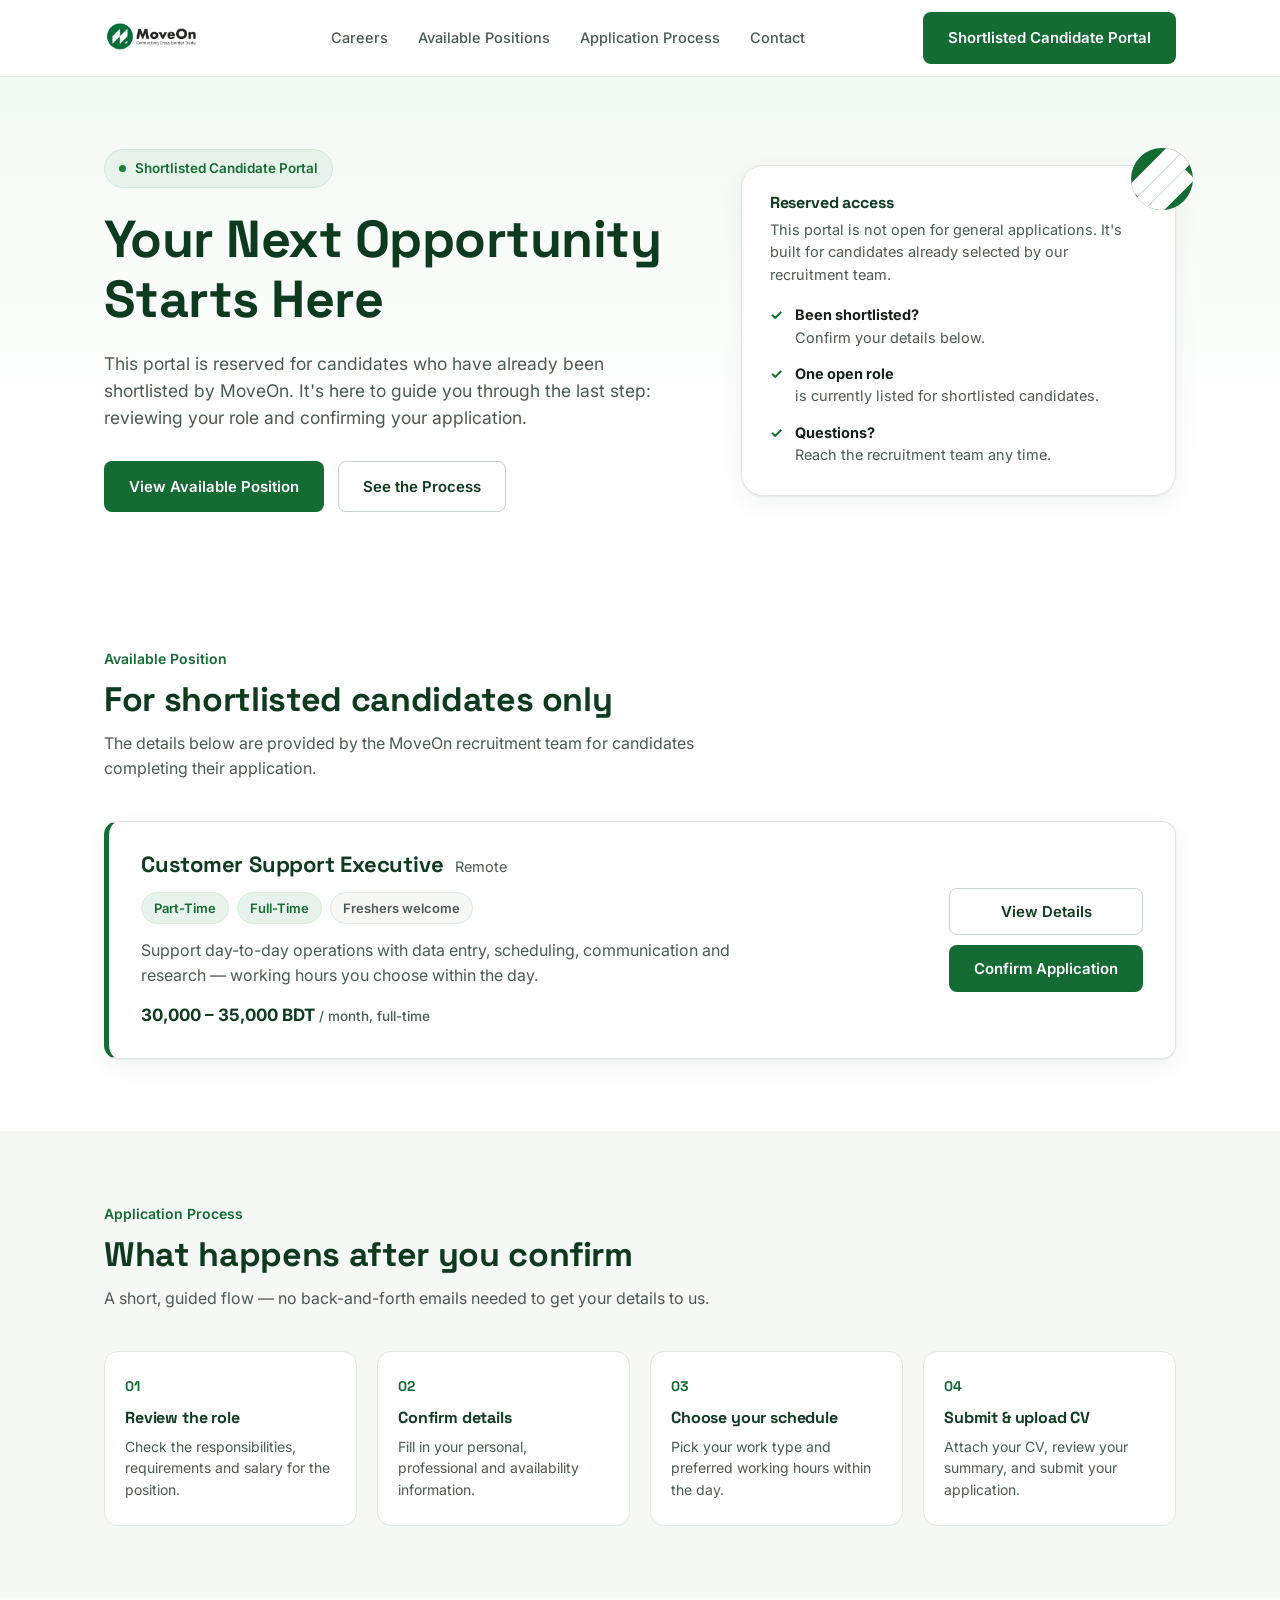
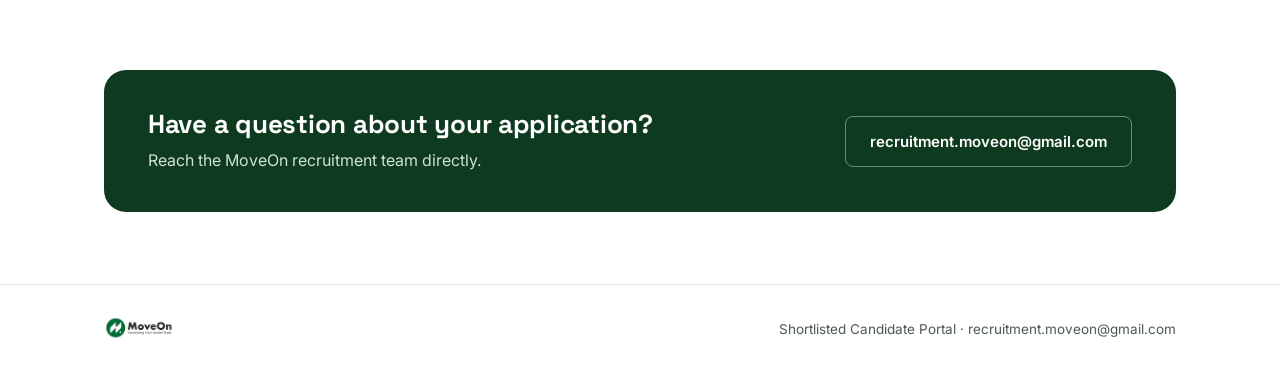
<file: index.html>
<!DOCTYPE html>
<html lang="en">
<head>
<meta charset="UTF-8">
<meta name="viewport" content="width=device-width, initial-scale=1.0">
<title>MoveOn Careers — Shortlisted Candidate Portal</title>
<meta name="description" content="MoveOn shortlisted candidate portal — complete your next application step.">
<link rel="icon" href="assets/logo.png">
<link rel="stylesheet" href="style.css">
</head>
<body>

<!-- ============ HEADER ============ -->
<header class="site-header">
  <div class="wrap header-row">
    <a href="#" class="brand" data-nav="home">
      <img src="assets/logo.png" alt="MoveOn — Connecting Cross-border Trade">
    </a>

    <nav class="main-nav">
      <a href="#view-home">Careers</a>
      <a href="#jobs">Available Positions</a>
      <a href="#process">Application Process</a>
      <a href="#contact">Contact</a>
    </nav>

    <div class="header-actions">
      <a href="#jobs" class="btn btn-primary portal-pill">Shortlisted Candidate Portal</a>
      <button class="hamburger" id="hamburgerBtn" aria-label="Open menu" aria-expanded="false">
        <span></span>
      </button>
    </div>
  </div>

  <div class="mobile-nav" id="mobileNav">
    <a href="#view-home">Careers</a>
    <a href="#jobs">Available Positions</a>
    <a href="#process">Application Process</a>
    <a href="#contact">Contact</a>
    <a href="#jobs" class="btn btn-primary btn-block">Shortlisted Candidate Portal</a>
  </div>
</header>

<main>

<!-- ============================================================
     HOME VIEW
     ============================================================ -->
<section id="view-home">

  <!-- Hero -->
  <section class="hero">
    <div class="wrap hero-grid">
      <div>
        <span class="eyebrow-badge"><span class="dot"></span> Shortlisted Candidate Portal</span>
        <h1>Your Next Opportunity Starts Here</h1>
        <p class="hero-sub">
          This portal is reserved for candidates who have already been shortlisted by MoveOn.
          It's here to guide you through the last step: reviewing your role and confirming your application.
        </p>
        <div class="hero-cta-row">
          <a href="#jobs" class="btn btn-primary">View Available Position</a>
          <a href="#process" class="btn btn-outline">See the Process</a>
        </div>
      </div>

      <div class="hero-panel">
        <div class="stripe-mark"><span></span><span></span><span></span></div>
        <h3>Reserved access</h3>
        <p style="font-size:14.5px;">This portal is not open for general applications. It's built for candidates already selected by our recruitment team.</p>
        <div class="hero-panel-list">
          <div class="hero-panel-item"><span class="check-ic">✓</span><span><strong>Been shortlisted?</strong> Confirm your details below.</span></div>
          <div class="hero-panel-item"><span class="check-ic">✓</span><span><strong>One open role</strong> is currently listed for shortlisted candidates.</span></div>
          <div class="hero-panel-item"><span class="check-ic">✓</span><span><strong>Questions?</strong> Reach the recruitment team any time.</span></div>
        </div>
      </div>
    </div>
  </section>

  <!-- Job Listing -->
  <section class="section" id="jobs">
    <div class="wrap">
      <div class="section-head">
        <span class="kicker">Available Position</span>
        <h2>For shortlisted candidates only</h2>
        <p>The details below are provided by the MoveOn recruitment team for candidates completing their application.</p>
      </div>

      <div class="job-card">
        <div class="job-card-main">
          <div class="job-title-row">
            <h3>Customer Support Executive</h3>
            <span class="job-loc">Remote</span>
          </div>
          <div class="tag-row">
            <span class="tag">Part-Time</span>
            <span class="tag">Full-Time</span>
            <span class="tag alt">Freshers welcome</span>
          </div>
          <p class="job-desc">Support day-to-day operations with data entry, scheduling, communication and research — working hours you choose within the day.</p>
          <div class="job-salary">30,000 – 35,000 BDT <small>/ month, full-time</small></div>
        </div>
        <div class="job-card-actions">
          <button class="btn btn-outline" data-action="view-details">View Details</button>
          <button class="btn btn-primary" data-action="open-apply">Confirm Application</button>
        </div>
      </div>
    </div>
  </section>

  <!-- Application Process -->
  <section class="section section-mist" id="process">
    <div class="wrap">
      <div class="section-head">
        <span class="kicker">Application Process</span>
        <h2>What happens after you confirm</h2>
        <p>A short, guided flow — no back-and-forth emails needed to get your details to us.</p>
      </div>
      <div class="process-list">
        <div class="process-item">
          <div class="process-num">01</div>
          <h4>Review the role</h4>
          <p>Check the responsibilities, requirements and salary for the position.</p>
        </div>
        <div class="process-item">
          <div class="process-num">02</div>
          <h4>Confirm details</h4>
          <p>Fill in your personal, professional and availability information.</p>
        </div>
        <div class="process-item">
          <div class="process-num">03</div>
          <h4>Choose your schedule</h4>
          <p>Pick your work type and preferred working hours within the day.</p>
        </div>
        <div class="process-item">
          <div class="process-num">04</div>
          <h4>Submit &amp; upload CV</h4>
          <p>Attach your CV, review your summary, and submit your application.</p>
        </div>
      </div>
    </div>
  </section>

  <!-- Contact -->
  <section class="section" id="contact">
    <div class="wrap">
      <div class="contact-card">
        <div>
          <h2>Have a question about your application?</h2>
          <p>Reach the MoveOn recruitment team directly.</p>
        </div>
        <a href="mailto:recruitment.moveon@gmail.com" class="btn btn-outline">recruitment.moveon@gmail.com</a>
      </div>
    </div>
  </section>

</section>

<!-- ============================================================
     JOB DETAILS VIEW
     ============================================================ -->
<section id="view-details" class="hidden">
  <div class="wrap details-header">
    <span class="back-link" data-action="back-home">&larr; Back to available position</span>
  </div>

  <div class="wrap details-grid">
    <div class="details-main">

      <div>
        <h1 style="font-size:30px;">Customer Support Executive</h1>
        <p style="margin-top:8px;">Remote &middot; Part-Time / Full-Time</p>
      </div>

      <div class="detail-block">
        <h3>About the Role</h3>
        <p>MoveOn is hiring a Customer Support Executive to support cross-border trade operations remotely. The role covers day-to-day data entry, scheduling, communication and research tasks, with flexible working hours chosen by the candidate within a 24-hour window.</p>
      </div>

      <div class="detail-block">
        <h3>Job Type &amp; Working Hours</h3>
        <p><strong style="color:var(--ink);">Full-Time:</strong> 8 hours per day</p>
        <p><strong style="color:var(--ink);">Part-Time:</strong> 4 hours per day</p>
      </div>

      <div class="detail-block">
        <h3>Salary</h3>
        <p><strong style="color:var(--ink);">Full-Time:</strong> 30,000 – 35,000 BDT / month</p>
        <p><strong style="color:var(--ink);">Part-Time:</strong> 15,000 – 17,500 BDT / month (half of full-time)</p>
      </div>

      <div class="detail-block">
        <h3>Requirements</h3>
        <ul>
          <li>Fluent in English</li>
        </ul>
      </div>

      <div class="detail-block">
        <h3>Skills</h3>
        <ul>
          <li>Data entry</li>
          <li>Scheduling</li>
          <li>Communication</li>
          <li>Research</li>
        </ul>
      </div>

      <div class="detail-block">
        <h3>Experience</h3>
        <p>Both freshers and experienced candidates are encouraged to apply. Selection preference is given to candidates with relevant experience.</p>
        <div class="freshers-note">Freshers can apply — prior experience is a plus, not a requirement.</div>
      </div>

      <div class="detail-block">
        <h3>Responsibilities</h3>
        <ul>
          <li>Handle day-to-day data entry accurately and on schedule.</li>
          <li>Manage scheduling and calendar coordination tasks.</li>
          <li>Communicate with team members and stakeholders in English.</li>
          <li>Carry out research tasks as assigned to support operations.</li>
        </ul>
      </div>

    </div>

    <aside class="details-sidebar">
      <h3 style="font-size:16px;">Position summary</h3>
      <div class="sidebar-row"><span>Location</span><span>Remote</span></div>
      <div class="sidebar-row"><span>Job type</span><span>Part-Time / Full-Time</span></div>
      <div class="sidebar-row"><span>Hours</span><span>4 or 8 hrs/day</span></div>
      <div class="sidebar-row"><span>Salary</span><span>30,000–35,000 BDT (FT)</span></div>
      <div class="sidebar-row"><span>Experience</span><span>Freshers welcome</span></div>
      <button class="btn btn-primary btn-block" data-action="open-apply">Confirm Application</button>
    </aside>
  </div>
</section>

<!-- ============================================================
     APPLICATION FLOW
     ============================================================ -->
<section id="view-apply" class="hidden">
  <div class="wrap details-header">
    <span class="back-link" data-action="back-home">&larr; Back to available position</span>
  </div>

  <div class="wrap apply-shell">

    <div class="stepper" id="stepper"></div>

    <form id="applyForm" novalidate>

      <!-- STEP 1 -->
      <div class="form-card step-panel" data-step="1">
        <h2>Personal Information</h2>
        <p class="step-desc">Let's start with your basic details.</p>
        <div class="field-grid">
          <div class="field full" data-field="fullName">
            <label>Full Name *</label>
            <input type="text" name="fullName" required>
            <span class="err-msg">Please enter your full name.</span>
          </div>
          <div class="field" data-field="email">
            <label>Email Address *</label>
            <input type="email" name="email" required>
            <span class="err-msg">Please enter a valid email address.</span>
          </div>
          <div class="field" data-field="phone">
            <label>Phone Number *</label>
            <input type="tel" name="phone" required placeholder="+880 1XXXXXXXXX">
            <span class="err-msg">Please enter a valid phone number.</span>
          </div>
          <div class="field" data-field="whatsapp">
            <label>WhatsApp Number <span class="opt">(optional)</span></label>
            <input type="tel" name="whatsapp">
          </div>
          <div class="field" data-field="country">
            <label>Country</label>
            <input type="text" name="country" value="Bangladesh">
          </div>
          <div class="field" data-field="city">
            <label>City</label>
            <input type="text" name="city">
          </div>
          <div class="field" data-field="dob">
            <label>Date of Birth</label>
            <input type="date" name="dob">
          </div>
          <div class="field" data-field="gender">
            <label>Gender</label>
            <select name="gender">
              <option value="">Select</option>
              <option>Female</option>
              <option>Male</option>
              <option>Other</option>
              <option>Prefer not to say</option>
            </select>
          </div>
          <div class="field full" data-field="address">
            <label>Current Address</label>
            <textarea name="address" rows="2"></textarea>
          </div>
        </div>
      </div>

      <!-- STEP 2 -->
      <div class="form-card step-panel hidden" data-step="2">
        <h2>Professional Information</h2>
        <p class="step-desc">Tell us about your work background.</p>
        <div class="field-grid">
          <div class="field" data-field="positionApplied">
            <label>Position Applied For</label>
            <input type="text" name="positionApplied" value="Customer Support Executive" readonly>
          </div>
          <div class="field" data-field="yearsExp">
            <label>Years of Experience</label>
            <select name="yearsExp">
              <option value="Fresher">Fresher / No experience</option>
              <option value="Less than 1 year">Less than 1 year</option>
              <option value="1-2 years">1–2 years</option>
              <option value="3-5 years">3–5 years</option>
              <option value="5+ years">5+ years</option>
            </select>
          </div>
          <div class="field full" data-field="prevWork">
            <label>Previous Work Experience</label>
            <textarea name="prevWork" rows="2" placeholder="Briefly describe your previous roles"></textarea>
          </div>
          <div class="field" data-field="prevTitle">
            <label>Current / Previous Job Title</label>
            <input type="text" name="prevTitle">
          </div>
          <div class="field" data-field="prevCompany">
            <label>Previous Company</label>
            <input type="text" name="prevCompany">
          </div>
          <div class="field" data-field="keySkills">
            <label>Key Skills</label>
            <input type="text" name="keySkills" placeholder="e.g. Data entry, scheduling, research">
          </div>
          <div class="field" data-field="englishLevel">
            <label>English Proficiency</label>
            <select name="englishLevel">
              <option value="">Select</option>
              <option>Basic</option>
              <option>Conversational</option>
              <option>Fluent</option>
              <option>Native / Bilingual</option>
            </select>
          </div>
          <div class="field full" data-field="relevantExp">
            <label>Relevant Experience Description</label>
            <textarea name="relevantExp" rows="2" placeholder="How does your experience relate to this role?"></textarea>
          </div>

          <div class="field full">
            <label>Are you currently employed?</label>
            <div class="radio-inline">
              <label><input type="radio" name="currentlyEmployed" value="Yes"> Yes</label>
              <label><input type="radio" name="currentlyEmployed" value="No" checked> No</label>
            </div>
          </div>

          <div class="field full employed-extra hidden" id="employedExtra">
            <div class="field" data-field="currentPosition">
              <label>Current Position</label>
              <input type="text" name="currentPosition">
            </div>
            <div class="field" data-field="currentCompany">
              <label>Current Company</label>
              <input type="text" name="currentCompany">
            </div>
            <div class="field" data-field="noticePeriod">
              <label>Notice Period</label>
              <input type="text" name="noticePeriod" placeholder="e.g. 1 month">
            </div>
          </div>
        </div>
      </div>

      <!-- STEP 3 -->
      <div class="form-card step-panel hidden" data-step="3">
        <h2>Select Your Preferred Work Type</h2>
        <p class="step-desc">Salary and daily hours update automatically based on your choice.</p>
        <div class="worktype-grid">
          <button type="button" class="worktype-card" data-worktype="Full-Time" data-hours="8">
            <h4>Full-Time</h4>
            <div class="hours">8 Hours / Day</div>
            <div class="salary">30,000–35,000 BDT<small>per month</small></div>
          </button>
          <button type="button" class="worktype-card" data-worktype="Part-Time" data-hours="4">
            <h4>Part-Time</h4>
            <div class="hours">4 Hours / Day</div>
            <div class="salary">15,000–17,500 BDT<small>per month</small></div>
          </button>
        </div>
        <div class="field">
          <span class="err-msg" id="worktypeErr" style="display:none;">Please select a work type to continue.</span>
        </div>
      </div>

      <!-- STEP 4 -->
      <div class="form-card step-panel hidden" data-step="4">
        <h2>Choose Your Schedule</h2>
        <p class="step-desc">Select your preferred working hours within the 24-hour day.</p>
        <div class="schedule-box">
          <div class="schedule-row">
            <label for="startTime">Preferred start time</label>
            <input type="range" id="startTime" min="0" max="23.5" step="0.5" value="9">
          </div>
          <div class="timeline-track">
            <div class="timeline-fill" id="timelineFill"></div>
          </div>
          <div class="timeline-labels"><span>00:00</span><span>06:00</span><span>12:00</span><span>18:00</span><span>24:00</span></div>

          <div class="schedule-readout" style="margin-top:20px;">
            <div><span class="k">Selected Schedule</span><span class="v" id="scheduleText">09:00 – 17:00</span></div>
            <div><span class="k">Duration</span><span class="v" id="durationText">8 Hours</span></div>
            <div><span class="k">Work Type</span><span class="v" id="worktypeEcho">Not selected</span></div>
          </div>
        </div>
      </div>

      <!-- STEP 5 -->
      <div class="form-card step-panel hidden" data-step="5">
        <h2>Upload Your CV</h2>
        <p class="step-desc">PDF, DOC or DOCX — maximum file size 5 MB.</p>

        <div class="field full" data-field="cv">
          <label>Upload CV *</label>
          <div class="upload-zone" id="cvZone">
            <div class="up-icon">⬆</div>
            <div class="up-title">Drag &amp; drop your CV here, or click to browse</div>
            <div class="up-hint">PDF, DOC or DOCX &middot; Max 5 MB</div>
            <input type="file" id="cvInput" accept=".pdf,.doc,.docx" style="display:none;">
          </div>
          <div id="cvChip"></div>
          <span class="err-msg">Please upload your CV to continue.</span>
        </div>

        <div class="field full" data-field="extraDocs" style="margin-top:10px;">
          <label>Additional Documents <span class="opt">(optional)</span></label>
          <div class="upload-zone" id="extraZone">
            <div class="up-icon">⬆</div>
            <div class="up-title">Drag &amp; drop files, or click to browse</div>
            <div class="up-hint">Any document type &middot; Max 5 MB each</div>
            <input type="file" id="extraInput" multiple style="display:none;">
          </div>
          <div id="extraChip"></div>
        </div>
      </div>

      <!-- STEP 6 -->
      <div class="form-card step-panel hidden" data-step="6">
        <h2>Final Review</h2>
        <p class="step-desc">Please confirm your details before submitting.</p>
        <div class="review-card" id="reviewCard"></div>

        <label class="confirm-check">
          <input type="checkbox" id="confirmCheck" required>
          <span>I confirm that the information provided is accurate.</span>
        </label>

        <div class="submit-status" id="submitStatus"><span class="spinner"></span> Submitting Application...</div>
      </div>

      <div class="form-nav">
        <button type="button" class="btn btn-ghost" id="prevBtn">Back</button>
        <button type="button" class="btn btn-primary" id="nextBtn">Continue</button>
        <button type="button" class="btn btn-primary hidden" id="submitBtn">Submit Application</button>
      </div>

    </form>
  </div>
</section>

</main>

<!-- ============ FOOTER ============ -->
<footer class="site-footer">
  <div class="wrap footer-row">
    <div class="brand"><img src="assets/logo.png" alt="MoveOn"></div>
    <span class="footer-fine">Shortlisted Candidate Portal &middot; recruitment.moveon@gmail.com</span>
  </div>
</footer>

<script src="script.js"></script>
</body>
</html>
</file>
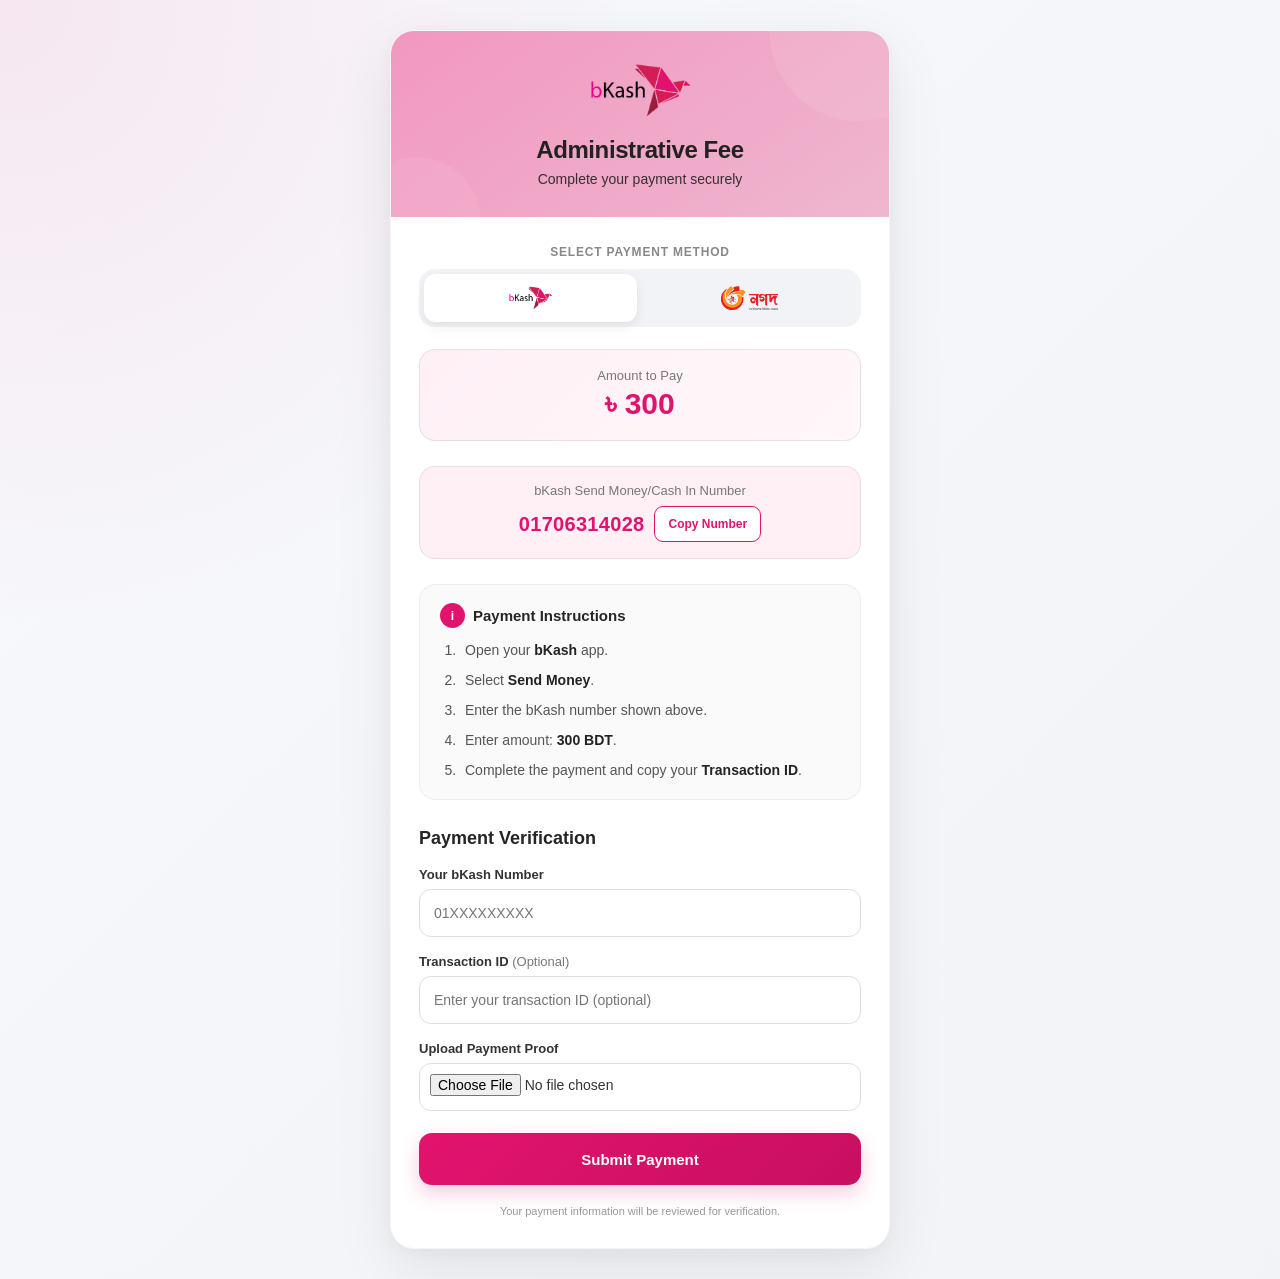
<file: thankyou.html>
<!DOCTYPE html>
<html lang="en">

<head>
<meta charset="UTF-8">
<meta name="viewport" content="width=device-width, initial-scale=1.0">
<meta name="theme-color" content="#e2136e">

<!-- Favicon -->
<link rel="icon" id="favicon" type="image/png" href="assets/bkash-logo.png">

<title>bKash Payment | Administrative Fee</title>

<style>

* {
  box-sizing: border-box;
  margin: 0;
  padding: 0;
}

body {
  font-family: "Segoe UI", Inter, Arial, sans-serif;
  min-height: 100vh;
  background:
    radial-gradient(
      circle at top left,
      var(--theme-glow, rgba(226, 19, 110, 0.08)),
      transparent 35%
    ),
    linear-gradient(
      135deg,
      #f8f9fc,
      #f1f3f7
    );
  color: #252525;
  padding: 30px 15px;
  transition: background 0.4s ease;
}

/* =========================
   DYNAMIC THEME VARIABLES
========================= */

:root {
  --primary-color: #e2136e;
  --secondary-color: #c80f61;
  --bg-subtle: #fff0f6;
  --bg-gradient: linear-gradient(135deg, #fff0f6, #fff7fa);
  --header-gradient: linear-gradient(145deg, #e2136d70, #c80f624d);
  --theme-glow: rgba(226, 19, 110, 0.08);
  --btn-gradient: linear-gradient(135deg, #e2136e, #c80f61);
  --shadow-color: rgba(226, 19, 110, 0.22);
  --shadow-hover: rgba(226, 19, 110, 0.28);
}

body.nagad-theme {
  --primary-color: #f21a24;
  --secondary-color: #f37021;
  --bg-subtle: #fff2f2;
  --bg-gradient: linear-gradient(135deg, #fff2f2, #fff8f5);
  --header-gradient: linear-gradient(145deg, rgba(242, 26, 36, 0.7), rgba(243, 112, 33, 0.5));
  --theme-glow: rgba(242, 26, 36, 0.08);
  --btn-gradient: linear-gradient(135deg, #f21a24, #f37021);
  --shadow-color: rgba(242, 26, 36, 0.22);
  --shadow-hover: rgba(242, 26, 36, 0.28);
}

/* =========================
   MAIN CARD
========================= */

.container {
  width: 100%;
  max-width: 500px;
  margin: 0 auto;
  background: #ffffff;
  border-radius: 24px;
  overflow: hidden;
  box-shadow:
    0 20px 60px rgba(0, 0, 0, 0.08),
    0 4px 15px rgba(0, 0, 0, 0.03);
  border: 1px solid rgba(0, 0, 0, 0.04);
}

/* =========================
   HEADER
========================= */

.header {
  position: relative;
  text-align: center;
  padding: 32px 20px 30px;
  background: var(--header-gradient);
  color: #ffffff;
  overflow: hidden;
  transition: background 0.4s ease;
}

.header::before {
  content: "";
  position: absolute;
  width: 180px;
  height: 180px;
  border-radius: 50%;
  background: rgba(255, 255, 255, 0.08);
  top: -90px;
  right: -60px;
}

.header::after {
  content: "";
  position: absolute;
  width: 130px;
  height: 130px;
  border-radius: 50%;
  background: rgba(255, 255, 255, 0.06);
  bottom: -70px;
  left: -40px;
}

/* =========================
   LOGO
========================= */

.logo-wrapper {
  position: relative;
  z-index: 2;
  height: 55px;
  margin: 0 auto 18px;
  display: flex;
  justify-content: center;
  align-items: center;
  background: transparent;
}

.header img {
  display: block;
  max-width: 160px;
  max-height: 55px;
  width: auto;
  height: auto;
  object-fit: contain;
  background: transparent;
  transition: opacity 0.3s ease, transform 0.3s ease;
}

body.nagad-theme .header img {
  filter: drop-shadow(0px 2px 4px rgba(255, 255, 255, 0.6));
}

/* =========================
   HEADER TEXT
========================= */

.header h1 {
  position: relative;
  z-index: 2;
  font-size: 24px;
  font-weight: 700;
  letter-spacing: -0.4px;
  color: #222;
}

.header p {
  position: relative;
  z-index: 2;
  margin-top: 7px;
  font-size: 14px;
  opacity: 0.9;
  color: #222;
}

/* =========================
   CONTENT
========================= */

.content {
  padding: 28px;
}

/* =========================
   MODERN METHOD SELECTOR
========================= */

.selector-container {
  margin-bottom: 22px;
}

.selector-label {
  display: block;
  text-align: center;
  font-size: 12px;
  font-weight: 700;
  text-transform: uppercase;
  letter-spacing: 0.8px;
  color: #888;
  margin-bottom: 10px;
}

.method-selector {
  display: flex;
  background: #f1f3f7;
  padding: 5px;
  border-radius: 16px;
  gap: 6px;
}

.method-btn {
  flex: 1;
  display: flex;
  align-items: center;
  justify-content: center;
  gap: 8px;
  padding: 10px 14px;
  border: none;
  background: transparent;
  border-radius: 12px;
  cursor: pointer;
  transition: all 0.25s cubic-bezier(0.4, 0, 0.2, 1);
  box-shadow: none;
  margin-top: 0;
  min-height: 48px;
}

.method-btn img {
  height: 24px;
  width: auto;
  max-width: 80px;
  object-fit: contain;
  transition: filter 0.2s ease, transform 0.2s ease;
}

.method-btn.active {
  background: #ffffff;
  box-shadow: 0 4px 12px rgba(0, 0, 0, 0.08);
}

.method-btn:not(.active):hover {
  background: rgba(255, 255, 255, 0.5);
}

/* =========================
   DYNAMIC SMOOTH FADE PANELS
========================= */

.fade-section {
  transition: opacity 0.25s ease-in-out, transform 0.25s ease-in-out;
  opacity: 1;
  transform: translateY(0);
}

.fade-section.switching {
  opacity: 0;
  transform: translateY(6px);
}

/* =========================
   AMOUNT
========================= */

.amount-box {
  background: var(--bg-gradient);
  border: 1px solid rgba(0, 0, 0, 0.08);
  border-radius: 16px;
  padding: 18px;
  text-align: center;
  margin-bottom: 25px;
  transition: background 0.4s ease;
}

.amount-label {
  display: block;
  color: #777;
  font-size: 13px;
  margin-bottom: 4px;
}

.amount {
  color: var(--primary-color);
  font-size: 30px;
  font-weight: 800;
  transition: color 0.4s ease;
}

/* =========================
   PAYMENT NUMBER SECTION
========================= */

.payment-number-box {
  background: var(--bg-subtle);
  border: 1px solid rgba(0, 0, 0, 0.08);
  border-radius: 16px;
  padding: 16px;
  margin-bottom: 25px;
  text-align: center;
  transition: background 0.4s ease;
}

.payment-number-label {
  display: block;
  font-size: 13px;
  color: #777;
  margin-bottom: 8px;
}

.payment-number-row {
  display: flex;
  align-items: center;
  justify-content: center;
  gap: 10px;
  flex-wrap: wrap;
}

.payment-number {
  font-size: 20px;
  font-weight: 800;
  color: var(--primary-color);
  letter-spacing: 0.3px;
  transition: color 0.4s ease;
}

.copy-btn {
  width: auto;
  min-height: 36px;
  margin: 0;
  padding: 7px 13px;
  border: 1px solid var(--primary-color);
  border-radius: 9px;
  background: #ffffff;
  color: var(--primary-color);
  font-size: 12px;
  font-weight: 700;
  font-family: inherit;
  cursor: pointer;
  box-shadow: none;
  transition: all 0.2s ease;
}

.copy-btn:hover {
  transform: none;
  background: var(--primary-color);
  color: #ffffff;
  box-shadow: none;
}

.copy-btn:active {
  transform: scale(0.97);
}

/* =========================
   INSTRUCTIONS
========================= */

.instructions {
  background: #fafafa;
  border: 1px solid #eeeeee;
  border-radius: 16px;
  padding: 18px 18px 18px 20px;
  margin-bottom: 28px;
}

.instructions-title {
  display: flex;
  align-items: center;
  gap: 8px;
  font-weight: 700;
  font-size: 15px;
  margin-bottom: 12px;
}

.instructions-title span {
  width: 25px;
  height: 25px;
  background: var(--primary-color);
  color: #ffffff;
  border-radius: 50%;
  display: flex;
  align-items: center;
  justify-content: center;
  font-size: 12px;
  flex-shrink: 0;
  transition: background 0.4s ease;
}

.instructions ol {
  padding-left: 20px;
}

.instructions li {
  padding-left: 5px;
  margin-bottom: 9px;
  color: #555;
  font-size: 14px;
  line-height: 1.5;
}

.instructions li:last-child {
  margin-bottom: 0;
}

.instructions b {
  color: #222;
}

/* =========================
   FORM
========================= */

.form-title {
  font-size: 18px;
  font-weight: 750;
  margin-bottom: 18px;
}

.form-group {
  margin-bottom: 17px;
}

label {
  display: block;
  font-size: 13px;
  font-weight: 650;
  margin-bottom: 7px;
  color: #333;
}

input[type="text"],
input[type="file"] {
  width: 100%;
  min-height: 48px;
  padding: 12px 14px;
  border: 1px solid #dedede;
  border-radius: 12px;
  background: #ffffff;
  font-family: inherit;
  font-size: 14px;
  color: #333;
  outline: none;
  transition: 0.2s ease;
}

input[type="text"]:focus,
input[type="file"]:focus {
  border-color: var(--primary-color);
  box-shadow: 0 0 0 4px var(--theme-glow);
}

input[type="file"] {
  padding: 10px;
  cursor: pointer;
}

/* =========================
   SUBMIT BUTTON
========================= */

.submit-btn {
  width: 100%;
  min-height: 52px;
  margin-top: 5px;
  border: none;
  border-radius: 13px;
  background: var(--btn-gradient);
  color: #ffffff;
  font-size: 15px;
  font-weight: 700;
  font-family: inherit;
  cursor: pointer;
  box-shadow: 0 8px 20px var(--shadow-color);
  transition: all 0.3s ease;
}

.submit-btn:hover {
  transform: translateY(-1px);
  box-shadow: 0 12px 25px var(--shadow-hover);
}

.submit-btn:active {
  transform: translateY(0);
}

/* =========================
   FOOTER
========================= */

.footer-note {
  text-align: center;
  margin-top: 18px;
  font-size: 11px;
  color: #999;
  line-height: 1.5;
}

/* =========================
   SUCCESS SCREEN
========================= */

.success-screen {
  position: fixed;
  inset: 0;
  z-index: 999;
  background: rgba(255, 255, 255, 0.98);
  display: none;
  flex-direction: column;
  justify-content: center;
  align-items: center;
  text-align: center;
  padding: 25px;
}

.success-card {
  max-width: 480px;
  width: 100%;
  padding: 45px 25px;
}

/* =========================
   LOADER
========================= */

.loader {
  width: 52px;
  height: 52px;
  border: 4px solid #f5d6e4;
  border-top-color: var(--primary-color);
  border-radius: 50%;
  animation: spin 0.8s linear infinite;
  margin: 0 auto;
}

.loading-text {
  margin-top: 18px;
  color: #666;
  font-size: 14px;
}

@keyframes spin {
  to {
    transform: rotate(360deg);
  }
}

/* =========================
   SUCCESS CHECK
========================= */

.check-circle {
  width: 105px;
  height: 105px;
  margin: 0 auto 22px;
  border-radius: 50%;
  background: #eafaf1;
  display: flex;
  align-items: center;
  justify-content: center;
  animation: pop 0.4s ease;
}

.checkmark {
  width: 65px;
  height: 65px;
  stroke: #2ecc71;
  stroke-width: 4;
  stroke-linecap: round;
  stroke-linejoin: round;
  fill: none;
  stroke-dasharray: 100;
  stroke-dashoffset: 100;
  animation: draw 0.7s 0.2s forwards;
}

@keyframes draw {
  to {
    stroke-dashoffset: 0;
  }
}

@keyframes pop {
  0% {
    transform: scale(0.7);
    opacity: 0;
  }
  100% {
    transform: scale(1);
    opacity: 1;
  }
}

.success-title {
  font-size: 23px;
  font-weight: 750;
  color: #222;
  margin-bottom: 12px;
}

.success-text {
  font-size: 14px;
  line-height: 1.7;
  color: #666;
  max-width: 400px;
  margin: 0 auto;
}

/* =========================
   MOBILE
========================= */

@media (max-width: 520px) {
  body {
    padding: 12px;
  }
  .container {
    border-radius: 20px;
  }
  .header {
    padding: 28px 18px 25px;
  }
  .header img {
    max-width: 135px;
  }
  .header h1 {
    font-size: 22px;
  }
  .content {
    padding: 21px 18px;
  }
  .amount {
    font-size: 27px;
  }
  .payment-number {
    font-size: 18px;
  }
}

</style>
</head>

<body>

<!-- =========================
     MAIN PAYMENT CARD
========================= -->

<div class="container" id="mainContent">

  <!-- HEADER -->
  <div class="header">
    <div class="logo-wrapper">
      <img id="headerLogo" src="assets/bkash-logo.png" alt="bKash Logo">
    </div>
    <h1>Administrative Fee</h1>
    <p>Complete your payment securely</p>
  </div>

  <!-- CONTENT -->
  <div class="content">

    <!-- SELECTOR BEFORE AMOUNT -->
    <div class="selector-container">
      <span class="selector-label">Select Payment Method</span>
      <div class="method-selector">
        <button type="button" class="method-btn active" id="btnBkash" onclick="switchMethod('bkash')">
          <img src="assets/bkash-logo.png" alt="bKash">
        </button>
        <button type="button" class="method-btn" id="btnNagad" onclick="switchMethod('nagad')">
          <img src="assets/Nagad-logo.png" alt="Nagad">
        </button>
      </div>
    </div>

    <!-- AMOUNT BOX -->
    <div class="amount-box">
      <span class="amount-label">Amount to Pay</span>
      <div class="amount">৳ 300</div>
    </div>

    <!-- DYNAMIC FADE WRAPPER FOR METHOD-SPECIFIC CONTENT -->
    <div class="fade-section" id="dynamicContent">

      <!-- PAYMENT NUMBER -->
      <div class="payment-number-box">
        <span class="payment-number-label" id="numberLabel">bKash Send Money/Cash In Number</span>
        <div class="payment-number-row">
          <span class="payment-number" id="paymentNumber">01706314028</span>
          <button type="button" class="copy-btn" id="copyBtn" onclick="copyPaymentNumber()">Copy Number</button>
        </div>
      </div>

      <!-- PAYMENT INSTRUCTIONS -->
      <div class="instructions">
        <div class="instructions-title">
          <span>i</span> Payment Instructions
        </div>
        <ol>
          <li>Open your <b id="instructAppName">bKash</b> app.</li>
          <li>Select <b>Send Money</b>.</li>
          <li>Enter the <span id="instructNumberType">bKash</span> number shown above.</li>
          <li>Enter amount: <b>300 BDT</b>.</li>
          <li>Complete the payment and copy your <b>Transaction ID</b>.</li>
        </ol>
      </div>

      <!-- PAYMENT FORM -->
      <div class="form-title">Payment Verification</div>

      <form id="paymentForm">
        <!-- Phone Number Field -->
        <div class="form-group">
          <label for="userPhoneNumber" id="phoneLabel">Your bKash Number</label>
          <input type="text" id="userPhoneNumber" placeholder="01XXXXXXXXX" inputmode="numeric" required>
        </div>

        <!-- Transaction ID Field -->
        <div class="form-group">
          <label for="transactionId">Transaction ID <span style="font-weight: 400; color: #777;">(Optional)</span></label>
          <input type="text" id="transactionId" placeholder="Enter your transaction ID (optional)">
        </div>

        <!-- Payment Proof Field -->
        <div class="form-group">
          <label for="paymentProof">Upload Payment Proof</label>
          <input type="file" id="paymentProof" accept="image/*" required>
        </div>

        <!-- Submit Button -->
        <button type="submit" class="submit-btn">Submit Payment</button>
      </form>

    </div>

    <div class="footer-note">
      Your payment information will be reviewed for verification.
    </div>

  </div>

</div>

<!-- =========================
     SUCCESS SCREEN
========================= -->

<div class="success-screen" id="successScreen">
  <div class="success-card">

    <!-- LOADING -->
    <div id="loadingContent">
      <div class="loader"></div>
      <div class="loading-text">Processing your payment information...</div>
    </div>

    <!-- SUCCESS -->
    <div id="successContent" style="display:none;">
      <div class="check-circle">
        <svg class="checkmark" viewBox="0 0 52 52">
          <path d="M14 27 L22 35 L38 18"></path>
        </svg>
      </div>
      <div class="success-title">Payment Submitted</div>
      <div class="success-text">
        We are confirming your payment.
        <br><br>
        Once your submission is verified, our team will review your details and send your confirmed schedule along with access links for the online interview.
      </div>
    </div>

  </div>
</div>

<!-- =========================
     JAVASCRIPT
========================= -->

<script>

/* Method Configuration */
const paymentConfig = {
  bkash: {
    number: "01706314028",
    label: "bKash Send Money/Cash In Number",
    appName: "bKash",
    phoneLabel: "Your bKash Number",
    logoSrc: "assets/bkash-logo.png",
    pageTitle: "bKash Payment | Administrative Fee"
  },
  nagad: {
    number: "01962143315",
    label: "Nagad Send Money/Cash In Number",
    appName: "Nagad",
    phoneLabel: "Your Nagad Number",
    logoSrc: "assets/Nagad-logo.png",
    pageTitle: "Nagad Payment | Administrative Fee"
  }
};

/* State Variable */
let currentMethod = 'bkash';

/* DOM Elements */
const body = document.body;
const headerLogo = document.getElementById("headerLogo");
const favicon = document.getElementById("favicon");
const btnBkash = document.getElementById("btnBkash");
const btnNagad = document.getElementById("btnNagad");
const dynamicContent = document.getElementById("dynamicContent");

const numberLabel = document.getElementById("numberLabel");
const paymentNumber = document.getElementById("paymentNumber");
const instructAppName = document.getElementById("instructAppName");
const instructNumberType = document.getElementById("instructNumberType");
const phoneLabel = document.getElementById("phoneLabel");

const form = document.getElementById("paymentForm");
const successScreen = document.getElementById("successScreen");
const loadingContent = document.getElementById("loadingContent");
const successContent = document.getElementById("successContent");

/* Method Switching Handler */
function switchMethod(method) {
  if (currentMethod === method) return;
  currentMethod = method;

  /* Update Button Active States */
  if (method === 'bkash') {
    btnBkash.classList.add('active');
    btnNagad.classList.remove('active');
  } else {
    btnNagad.classList.add('active');
    btnBkash.classList.remove('active');
  }

  /* Fade out content during transition */
  dynamicContent.classList.add('switching');

  setTimeout(() => {
    const config = paymentConfig[method];

    if (method === 'nagad') {
      body.classList.add('nagad-theme');
    } else {
      body.classList.remove('nagad-theme');
    }

    /* Update dynamic text & assets */
    headerLogo.src = config.logoSrc;
    headerLogo.alt = config.appName + " Logo";
    favicon.href = config.logoSrc;
    document.title = config.pageTitle;

    paymentNumber.textContent = config.number;
    numberLabel.textContent = config.label;
    instructAppName.textContent = config.appName;
    instructNumberType.textContent = config.appName;
    phoneLabel.textContent = config.phoneLabel;

    /* Fade in content */
    dynamicContent.classList.remove('switching');
  }, 150);
}

/* Copy Functionality */
function copyPaymentNumber() {
  const number = paymentNumber.textContent.trim();
  const button = document.getElementById("copyBtn");

  navigator.clipboard.writeText(number)
    .then(() => showCopied(button))
    .catch(() => {
      /* Fallback for older browsers */
      const tempInput = document.createElement("input");
      tempInput.value = number;
      document.body.appendChild(tempInput);
      tempInput.select();
      document.execCommand("copy");
      document.body.removeChild(tempInput);
      showCopied(button);
    });
}

function showCopied(button) {
  button.textContent = "Copied!";
  setTimeout(() => {
    button.textContent = "Copy Number";
  }, 1500);
}

/* Form Submission Handler */
form.addEventListener("submit", function(e) {
  e.preventDefault();

  successScreen.style.display = "flex";
  loadingContent.style.display = "block";
  successContent.style.display = "none";

  setTimeout(() => {
    loadingContent.style.display = "none";
    successContent.style.display = "block";
  }, 2000);
});

</script>

</body>
</html>
</file>
<file: style.css>
/* ============================================================
   MoveOn Careers — Shortlisted Candidate Portal
   ============================================================ */

@import url('https://fonts.googleapis.com/css2?family=Space+Grotesk:wght@500;600;700&family=Inter:wght@400;500;600;700&display=swap');

:root {
  --green-900: #0E3A20;
  --green-700: #146B34;
  --green-600: #1B7F3E;
  --green-500: #2E9A4F;
  --green-100: #E7F3EA;
  --green-50:  #F3F9F4;

  --ink: #16201A;
  --ink-soft: #4B5A50;
  --paper: #FFFFFF;
  --mist: #F6F8F6;
  --line: #E0E6E1;
  --line-strong: #C9D3C9;
  --danger: #C4432A;

  --font-head: 'Space Grotesk', 'Inter', sans-serif;
  --font-body: 'Inter', sans-serif;

  --radius-sm: 8px;
  --radius-md: 14px;
  --radius-lg: 22px;

  --shadow-card: 0 1px 2px rgba(14, 58, 32, 0.06), 0 8px 24px rgba(14, 58, 32, 0.06);
  --shadow-pop:  0 12px 32px rgba(14, 58, 32, 0.14);

  --container: 1120px;
}

* { box-sizing: border-box; }
html { scroll-behavior: smooth; }

body {
  margin: 0;
  font-family: var(--font-body);
  color: var(--ink);
  background: var(--paper);
  line-height: 1.55;
  -webkit-font-smoothing: antialiased;
}

h1, h2, h3, h4 {
  font-family: var(--font-head);
  color: var(--green-900);
  margin: 0;
  line-height: 1.15;
  letter-spacing: -0.01em;
}

p { margin: 0; color: var(--ink-soft); }

a { color: inherit; text-decoration: none; }

img { max-width: 100%; display: block; }

button, input, select, textarea { font-family: inherit; font-size: inherit; }

.wrap {
  max-width: var(--container);
  margin: 0 auto;
  padding: 0 24px;
}

.hidden { display: none !important; }

:focus-visible {
  outline: 2px solid var(--green-600);
  outline-offset: 2px;
}

/* ---------------- Buttons ---------------- */

.btn {
  display: inline-flex;
  align-items: center;
  justify-content: center;
  gap: 8px;
  padding: 13px 24px;
  border-radius: var(--radius-sm);
  font-weight: 600;
  font-size: 15px;
  border: 1.5px solid transparent;
  cursor: pointer;
  transition: transform 0.15s ease, background 0.15s ease, border-color 0.15s ease, box-shadow 0.15s ease;
  white-space: nowrap;
}
.btn:active { transform: translateY(1px); }

.btn-primary {
  background: var(--green-700);
  color: #fff;
}
.btn-primary:hover { background: var(--green-600); box-shadow: var(--shadow-pop); }

.btn-outline {
  background: transparent;
  border-color: var(--line-strong);
  color: var(--green-900);
}
.btn-outline:hover { border-color: var(--green-700); background: var(--green-50); }

.btn-ghost {
  background: transparent;
  color: var(--ink-soft);
  padding: 13px 12px;
}
.btn-ghost:hover { color: var(--green-700); }

.btn-block { width: 100%; }
.btn:disabled { opacity: 0.55; cursor: not-allowed; }

/* ---------------- Header ---------------- */

.site-header {
  position: sticky;
  top: 0;
  z-index: 60;
  background: rgba(255,255,255,0.92);
  backdrop-filter: saturate(180%) blur(10px);
  border-bottom: 1px solid var(--line);
}

.header-row {
  display: flex;
  align-items: center;
  justify-content: space-between;
  height: 76px;
  gap: 16px;
}

.brand {
  display: flex;
  align-items: center;
  gap: 10px;
}
.brand img { height: 38px; width: auto; }

.main-nav {
  display: flex;
  align-items: center;
  gap: 30px;
}
.main-nav a {
  font-size: 14.5px;
  font-weight: 500;
  color: var(--ink-soft);
}
.main-nav a:hover { color: var(--green-700); }

.header-actions { display: flex; align-items: center; gap: 14px; }

.portal-pill {
  display: inline-flex;
  align-items: center;
  gap: 8px;
}

.hamburger {
  display: none;
  background: none;
  border: none;
  cursor: pointer;
  width: 40px;
  height: 40px;
  align-items: center;
  justify-content: center;
}
.hamburger span, .hamburger::before, .hamburger::after {
  content: "";
  display: block;
  width: 22px;
  height: 2px;
  background: var(--ink);
  transition: transform 0.2s ease, opacity 0.2s ease;
}
.hamburger span { margin: 5px 0; }
.hamburger.open span { opacity: 0; }
.hamburger.open::before { transform: translateY(7px) rotate(45deg); }
.hamburger.open::after { transform: translateY(-7px) rotate(-45deg); }

.mobile-nav {
  display: none;
  flex-direction: column;
  padding: 8px 24px 20px;
  border-bottom: 1px solid var(--line);
  background: var(--paper);
}
.mobile-nav.open { display: flex; }
.mobile-nav a {
  padding: 12px 0;
  border-bottom: 1px solid var(--line);
  font-weight: 500;
  color: var(--ink);
}
.mobile-nav .btn { margin-top: 14px; }

/* ---------------- Hero ---------------- */

.hero {
  padding: 72px 0 64px;
  background: linear-gradient(180deg, var(--green-50) 0%, var(--paper) 78%);
  position: relative;
  overflow: hidden;
}

.hero-grid {
  display: grid;
  grid-template-columns: 1.15fr 0.85fr;
  gap: 48px;
  align-items: center;
}

.eyebrow-badge {
  display: inline-flex;
  align-items: center;
  gap: 9px;
  background: var(--green-100);
  color: var(--green-800, var(--green-700));
  border: 1px solid #CFE7D6;
  padding: 8px 14px;
  border-radius: 999px;
  font-size: 13.5px;
  font-weight: 600;
  margin-bottom: 22px;
}
.eyebrow-badge .dot {
  width: 7px; height: 7px; border-radius: 50%;
  background: var(--green-600);
}

.hero h1 {
  font-size: clamp(32px, 4.4vw, 52px);
  margin-bottom: 20px;
}

.hero-sub {
  font-size: 17.5px;
  max-width: 52ch;
  margin-bottom: 30px;
}

.hero-cta-row { display: flex; gap: 14px; flex-wrap: wrap; }

.hero-panel {
  background: var(--paper);
  border: 1px solid var(--line);
  border-radius: var(--radius-lg);
  padding: 28px;
  box-shadow: var(--shadow-card);
  position: relative;
}

.stripe-mark {
  position: absolute;
  top: -18px;
  right: -18px;
  width: 62px;
  height: 62px;
  border-radius: 50%;
  background: var(--green-700);
  overflow: hidden;
}
.stripe-mark span {
  position: absolute;
  background: #fff;
  width: 130%;
  height: 14px;
  transform: rotate(-45deg);
}
.stripe-mark span:nth-child(1) { top: 8px; left: -10px; }
.stripe-mark span:nth-child(2) { top: 28px; left: -10px; }
.stripe-mark span:nth-child(3) { top: 48px; left: -10px; }

.hero-panel h3 { font-size: 16px; margin-bottom: 6px; }
.hero-panel-list { margin-top: 18px; display: flex; flex-direction: column; gap: 14px; }
.hero-panel-item { display: flex; gap: 12px; align-items: flex-start; font-size: 14.5px; color: var(--ink-soft); }
.hero-panel-item strong { color: var(--ink); display: block; font-size: 14.5px; }
.check-ic { color: var(--green-700); font-weight: 700; flex-shrink: 0; }

/* ---------------- Sections ---------------- */

.section { padding: 72px 0; }
.section-mist { background: var(--mist); }
.section-head { max-width: 640px; margin-bottom: 40px; }
.section-head .kicker { color: var(--green-700); font-weight: 600; font-size: 14px; margin-bottom: 10px; display: block; }
.section-head h2 { font-size: clamp(26px, 3vw, 34px); margin-bottom: 12px; }

/* ---------------- Job Card ---------------- */

.job-card {
  background: var(--paper);
  border: 1px solid var(--line);
  border-left: 5px solid var(--green-700);
  border-radius: var(--radius-md);
  padding: 30px 32px;
  box-shadow: var(--shadow-card);
  display: grid;
  grid-template-columns: 1fr auto;
  gap: 24px;
  align-items: center;
}

.job-card-main { display: flex; flex-direction: column; gap: 14px; }
.job-title-row { display: flex; align-items: baseline; gap: 12px; flex-wrap: wrap; }
.job-title-row h3 { font-size: 22px; }
.job-loc { color: var(--ink-soft); font-size: 14.5px; }

.tag-row { display: flex; gap: 8px; flex-wrap: wrap; }
.tag {
  font-size: 13px;
  font-weight: 600;
  padding: 5px 12px;
  border-radius: 999px;
  background: var(--green-100);
  color: var(--green-800, var(--green-700));
  border: 1px solid #D6ECDB;
}
.tag.alt { background: var(--mist); color: var(--ink-soft); border-color: var(--line); }

.job-salary { font-size: 17px; font-weight: 700; color: var(--green-900); }
.job-salary small { font-weight: 500; color: var(--ink-soft); font-size: 13.5px; }

.job-desc { max-width: 60ch; }

.job-card-actions { display: flex; flex-direction: column; gap: 10px; min-width: 190px; }

/* ---------------- Process steps ---------------- */

.process-list { display: grid; grid-template-columns: repeat(4, 1fr); gap: 20px; }
.process-item {
  background: var(--paper);
  border: 1px solid var(--line);
  border-radius: var(--radius-md);
  padding: 24px 20px;
}
.process-num {
  font-family: var(--font-head);
  font-size: 14px;
  font-weight: 700;
  color: var(--green-700);
  margin-bottom: 12px;
}
.process-item h4 { font-size: 16px; margin-bottom: 8px; }
.process-item p { font-size: 14px; }

/* ---------------- Contact / Footer ---------------- */

.contact-card {
  display: flex;
  justify-content: space-between;
  align-items: center;
  gap: 20px;
  background: var(--green-900);
  border-radius: var(--radius-lg);
  padding: 40px 44px;
  color: #fff;
  flex-wrap: wrap;
}
.contact-card h2 { color: #fff; font-size: 26px; margin-bottom: 8px; }
.contact-card p { color: #CFE3D5; }
.contact-card a.btn-outline { border-color: rgba(255,255,255,0.4); color: #fff; }
.contact-card a.btn-outline:hover { background: rgba(255,255,255,0.08); border-color: #fff; }

.site-footer {
  border-top: 1px solid var(--line);
  padding: 30px 0;
}
.footer-row {
  display: flex; justify-content: space-between; align-items: center; gap: 16px; flex-wrap: wrap;
}
.footer-row .brand img { height: 28px; }
.footer-fine { font-size: 13.5px; color: var(--ink-soft); }

/* ================================================================
   JOB DETAILS VIEW
   ================================================================ */

.details-header { padding: 28px 0 8px; }
.back-link {
  display: inline-flex; align-items: center; gap: 6px;
  font-weight: 600; font-size: 14px; color: var(--green-700);
  margin-bottom: 18px; cursor: pointer;
}
.back-link:hover { text-decoration: underline; }

.details-grid {
  display: grid;
  grid-template-columns: 1fr 320px;
  gap: 40px;
  padding-bottom: 72px;
  align-items: start;
}

.details-main { display: flex; flex-direction: column; gap: 34px; }

.detail-block h3 {
  font-size: 19px;
  margin-bottom: 14px;
  padding-bottom: 10px;
  border-bottom: 1px solid var(--line);
}

.detail-block ul { margin: 0; padding-left: 20px; color: var(--ink-soft); display: flex; flex-direction: column; gap: 8px; }
.detail-block p { color: var(--ink-soft); }

.freshers-note {
  margin-top: 12px;
  background: var(--green-50);
  border: 1px solid #D6ECDB;
  border-radius: var(--radius-sm);
  padding: 12px 16px;
  font-size: 14.5px;
  color: var(--green-900);
}

.details-sidebar {
  position: sticky;
  top: 96px;
  background: var(--paper);
  border: 1px solid var(--line);
  border-radius: var(--radius-lg);
  padding: 26px;
  box-shadow: var(--shadow-card);
  display: flex;
  flex-direction: column;
  gap: 18px;
}
.sidebar-row { display: flex; justify-content: space-between; gap: 12px; font-size: 14.5px; border-bottom: 1px dashed var(--line); padding-bottom: 12px; }
.sidebar-row:last-of-type { border-bottom: none; padding-bottom: 0; }
.sidebar-row span:first-child { color: var(--ink-soft); }
.sidebar-row span:last-child { font-weight: 600; text-align: right; }

/* ================================================================
   APPLICATION FLOW
   ================================================================ */

.apply-shell { padding: 32px 0 90px; }

.stepper {
  display: flex;
  align-items: flex-start;
  gap: 4px;
  margin-bottom: 38px;
  overflow-x: auto;
  padding-bottom: 4px;
}
.step-pill {
  display: flex;
  flex-direction: column;
  align-items: center;
  gap: 8px;
  flex: 1;
  min-width: 78px;
  position: relative;
}
.step-pill .circle {
  width: 30px; height: 30px; border-radius: 50%;
  display: flex; align-items: center; justify-content: center;
  font-size: 13px; font-weight: 700;
  background: var(--mist); color: var(--ink-soft);
  border: 2px solid var(--line-strong);
  transition: all 0.2s ease;
}
.step-pill .label { font-size: 11.5px; color: var(--ink-soft); text-align: center; font-weight: 600; }
.step-pill::after {
  content: "";
  position: absolute;
  top: 15px; left: 55%; width: 90%; height: 2px;
  background: var(--line-strong);
  z-index: -1;
}
.step-pill:last-child::after { display: none; }
.step-pill.active .circle { background: var(--green-700); border-color: var(--green-700); color: #fff; }
.step-pill.active .label { color: var(--green-900); }
.step-pill.done .circle { background: var(--green-600); border-color: var(--green-600); color: #fff; }
.step-pill.done::after { background: var(--green-600); }

.form-card {
  background: var(--paper);
  border: 1px solid var(--line);
  border-radius: var(--radius-lg);
  padding: 36px;
  box-shadow: var(--shadow-card);
  max-width: 760px;
  margin: 0 auto;
}
.form-card h2 { font-size: 22px; margin-bottom: 6px; }
.form-card > .step-desc { margin-bottom: 26px; font-size: 14.5px; }

.field-grid { display: grid; grid-template-columns: 1fr 1fr; gap: 18px; }
.field { display: flex; flex-direction: column; gap: 6px; margin-bottom: 18px; }
.field.full { grid-column: 1 / -1; }
.field label { font-size: 13.5px; font-weight: 600; color: var(--ink); }
.field label .opt { font-weight: 400; color: var(--ink-soft); }
.field input, .field select, .field textarea {
  border: 1.5px solid var(--line-strong);
  border-radius: var(--radius-sm);
  padding: 11px 13px;
  color: var(--ink);
  background: #fff;
  transition: border-color 0.15s ease;
}
.field input:focus, .field select:focus, .field textarea:focus { border-color: var(--green-600); }
.field textarea { resize: vertical; min-height: 90px; }
.field .err-msg { display: none; color: var(--danger); font-size: 12.5px; }
.field.invalid input, .field.invalid select, .field.invalid textarea { border-color: var(--danger); }
.field.invalid .err-msg { display: block; }

.radio-inline { display: flex; gap: 20px; margin-top: 4px; }
.radio-inline label { display: flex; align-items: center; gap: 7px; font-weight: 500; font-size: 14.5px; color: var(--ink); }

.employed-extra {
  border-left: 3px solid var(--green-200, #cdeada);
  padding-left: 16px;
  margin-top: 4px;
  display: grid;
  grid-template-columns: 1fr 1fr;
  gap: 18px;
}

/* Work type cards */
.worktype-grid { display: grid; grid-template-columns: 1fr 1fr; gap: 18px; margin-bottom: 8px; }
.worktype-card {
  border: 2px solid var(--line-strong);
  border-radius: var(--radius-md);
  padding: 24px;
  cursor: pointer;
  transition: border-color 0.15s ease, background 0.15s ease;
  text-align: left;
}
.worktype-card:hover { border-color: var(--green-500); }
.worktype-card.selected { border-color: var(--green-700); background: var(--green-50); }
.worktype-card h4 { font-size: 18px; margin-bottom: 4px; }
.worktype-card .hours { color: var(--green-700); font-weight: 700; font-size: 14px; margin-bottom: 12px; }
.worktype-card .salary { font-size: 20px; font-weight: 700; color: var(--green-900); }
.worktype-card .salary small { display: block; font-weight: 500; color: var(--ink-soft); font-size: 12.5px; }

/* schedule */
.schedule-box { background: var(--mist); border: 1px solid var(--line); border-radius: var(--radius-md); padding: 24px; }
.schedule-row { display: flex; align-items: center; gap: 16px; margin-bottom: 18px; flex-wrap: wrap; }
.schedule-row label { font-weight: 600; font-size: 14px; }
.schedule-row input[type="range"] { flex: 1; min-width: 180px; accent-color: var(--green-700); }
.schedule-readout {
  display: flex; gap: 28px; flex-wrap: wrap;
  background: var(--paper); border: 1px solid var(--line); border-radius: var(--radius-sm);
  padding: 16px 20px;
}
.schedule-readout div span.k { display: block; font-size: 12.5px; color: var(--ink-soft); margin-bottom: 3px; }
.schedule-readout div span.v { font-weight: 700; font-size: 17px; color: var(--green-900); }
.timeline-track {
  position: relative;
  height: 34px;
  background: var(--paper);
  border: 1px solid var(--line);
  border-radius: 8px;
  margin-top: 6px;
  overflow: hidden;
}
.timeline-fill {
  position: absolute; top: 0; bottom: 0;
  background: var(--green-200, #BFE6CB);
  border-right: 2px solid var(--green-700);
  border-left: 2px solid var(--green-700);
}
.timeline-labels { display: flex; justify-content: space-between; font-size: 11px; color: var(--ink-soft); margin-top: 4px; }

/* upload */
.upload-zone {
  border: 2px dashed var(--line-strong);
  border-radius: var(--radius-md);
  padding: 34px 20px;
  text-align: center;
  cursor: pointer;
  transition: border-color 0.15s ease, background 0.15s ease;
}
.upload-zone:hover, .upload-zone.drag { border-color: var(--green-600); background: var(--green-50); }
.upload-zone .up-icon { font-size: 28px; margin-bottom: 10px; }
.upload-zone .up-title { font-weight: 600; color: var(--ink); margin-bottom: 4px; }
.upload-zone .up-hint { font-size: 13px; color: var(--ink-soft); }
.file-chip {
  display: inline-flex; align-items: center; gap: 10px;
  background: var(--green-50); border: 1px solid #D6ECDB; border-radius: var(--radius-sm);
  padding: 10px 14px; margin-top: 12px; font-size: 14px; font-weight: 600; color: var(--green-900);
}
.file-chip button { background: none; border: none; color: var(--danger); cursor: pointer; font-weight: 700; }

/* review */
.review-card { background: var(--mist); border: 1px solid var(--line); border-radius: var(--radius-md); padding: 24px; }
.review-row { display: flex; justify-content: space-between; padding: 10px 0; border-bottom: 1px solid var(--line); font-size: 14.5px; }
.review-row:last-child { border-bottom: none; }
.review-row span:first-child { color: var(--ink-soft); }
.review-row span:last-child { font-weight: 600; text-align: right; max-width: 60%; }

.confirm-check { display: flex; align-items: flex-start; gap: 10px; margin-top: 20px; font-size: 14.5px; }
.confirm-check input { margin-top: 3px; accent-color: var(--green-700); }

.form-nav { display: flex; justify-content: space-between; margin-top: 30px; gap: 12px; }

.submit-status {
  display: none;
  align-items: center;
  gap: 10px;
  font-size: 14px;
  color: var(--green-700);
  font-weight: 600;
  margin-top: 14px;
}
.spinner {
  width: 16px; height: 16px; border-radius: 50%;
  border: 2px solid var(--line-strong); border-top-color: var(--green-700);
  animation: spin 0.7s linear infinite;
}
@keyframes spin { to { transform: rotate(360deg); } }

/* ---------------- Responsive ---------------- */

@media (max-width: 900px) {
  .hero-grid { grid-template-columns: 1fr; }
  .hero-panel { order: -1; }
  .details-grid { grid-template-columns: 1fr; }
  .details-sidebar { position: static; order: -1; }
  .process-list { grid-template-columns: 1fr 1fr; }
}

@media (max-width: 720px) {
  .main-nav { display: none; }
  .header-actions .btn { display: none; }
  .hamburger { display: flex; }

  .job-card { grid-template-columns: 1fr; }
  .job-card-actions { min-width: 0; flex-direction: column; }
  .job-card-actions .btn {
    width: 100%;
    white-space: normal;
    text-align: center;
    padding: 14px 16px;
  }

  .field-grid, .employed-extra, .worktype-grid { grid-template-columns: 1fr; }
  .form-card { padding: 24px 18px; }
  .process-list { grid-template-columns: 1fr; }

  .contact-card { flex-direction: column; align-items: flex-start; text-align: left; }
  .footer-row { flex-direction: column; align-items: flex-start; }

  .step-pill .label { display: none; }
}

@media (max-width: 480px) {
  .wrap { padding: 0 16px; }
  .job-card { padding: 22px 18px; }
  .schedule-readout { gap: 16px; }
}
</file>
